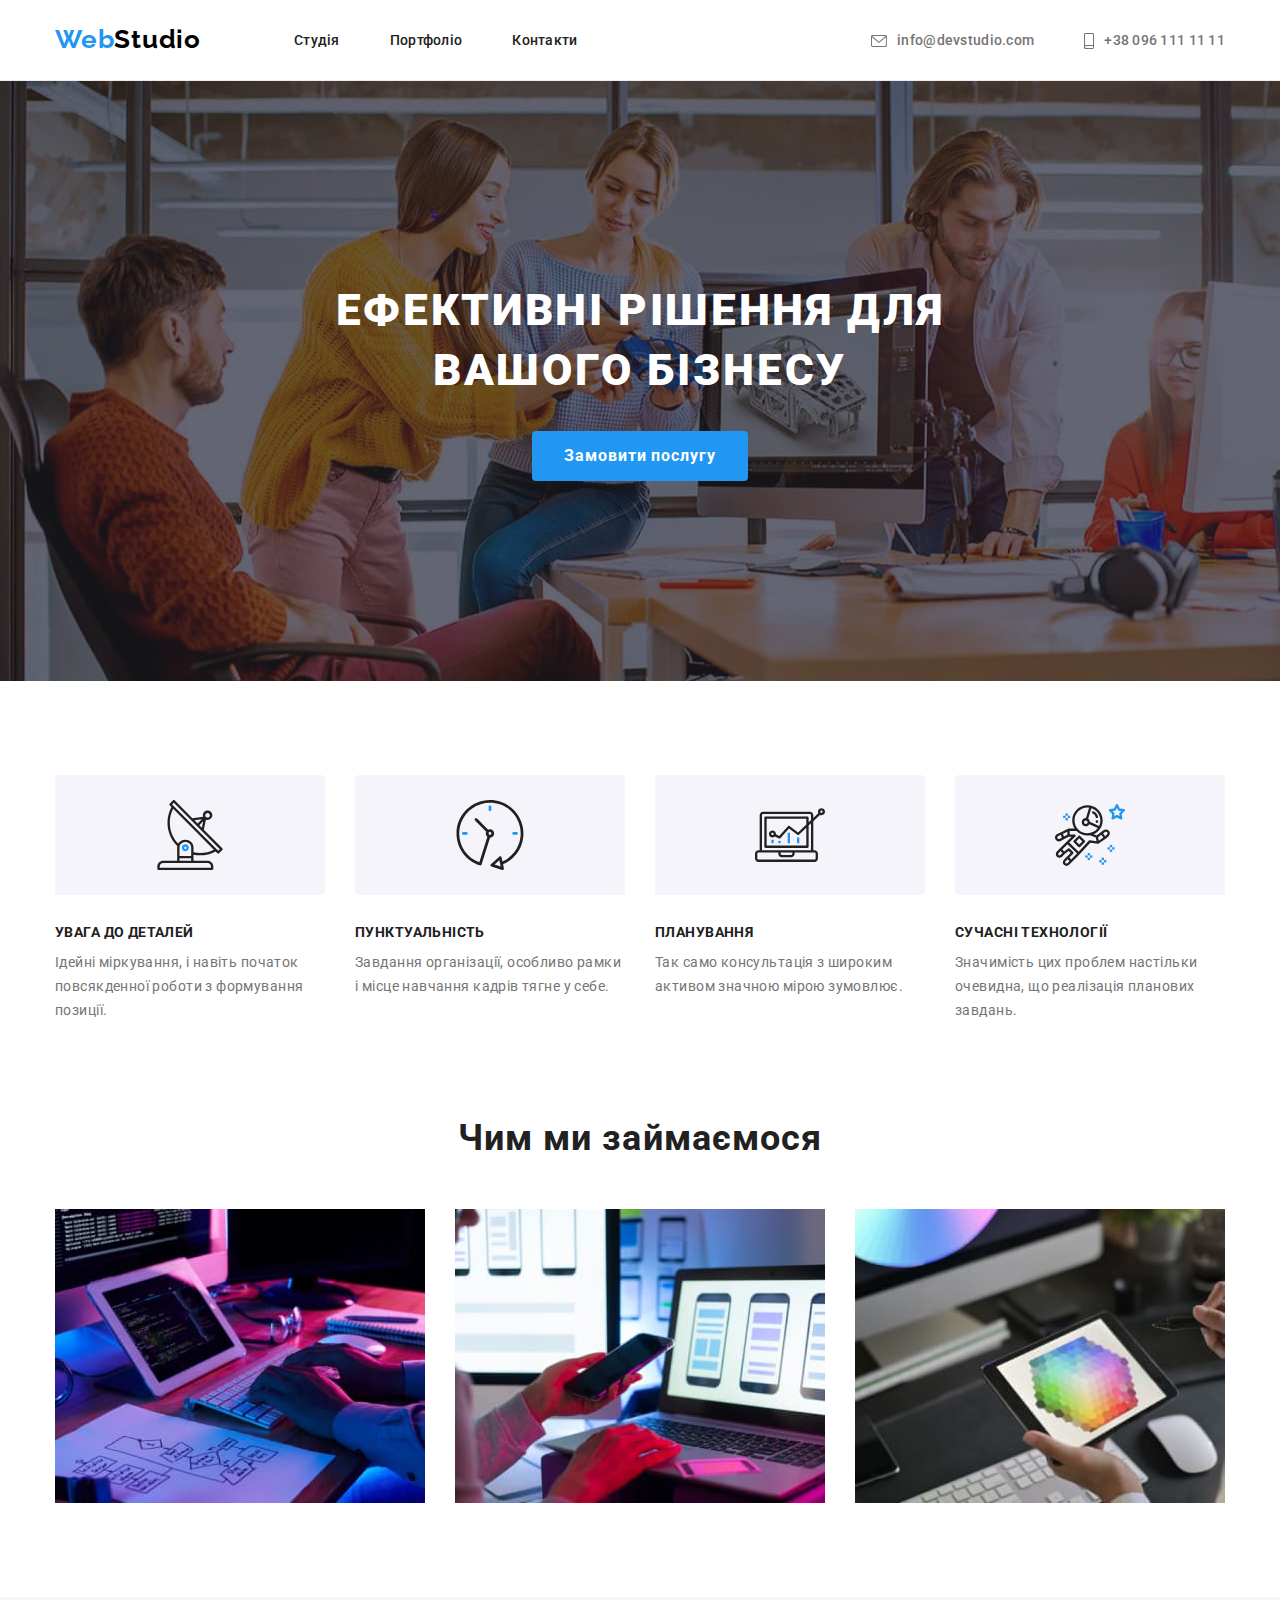
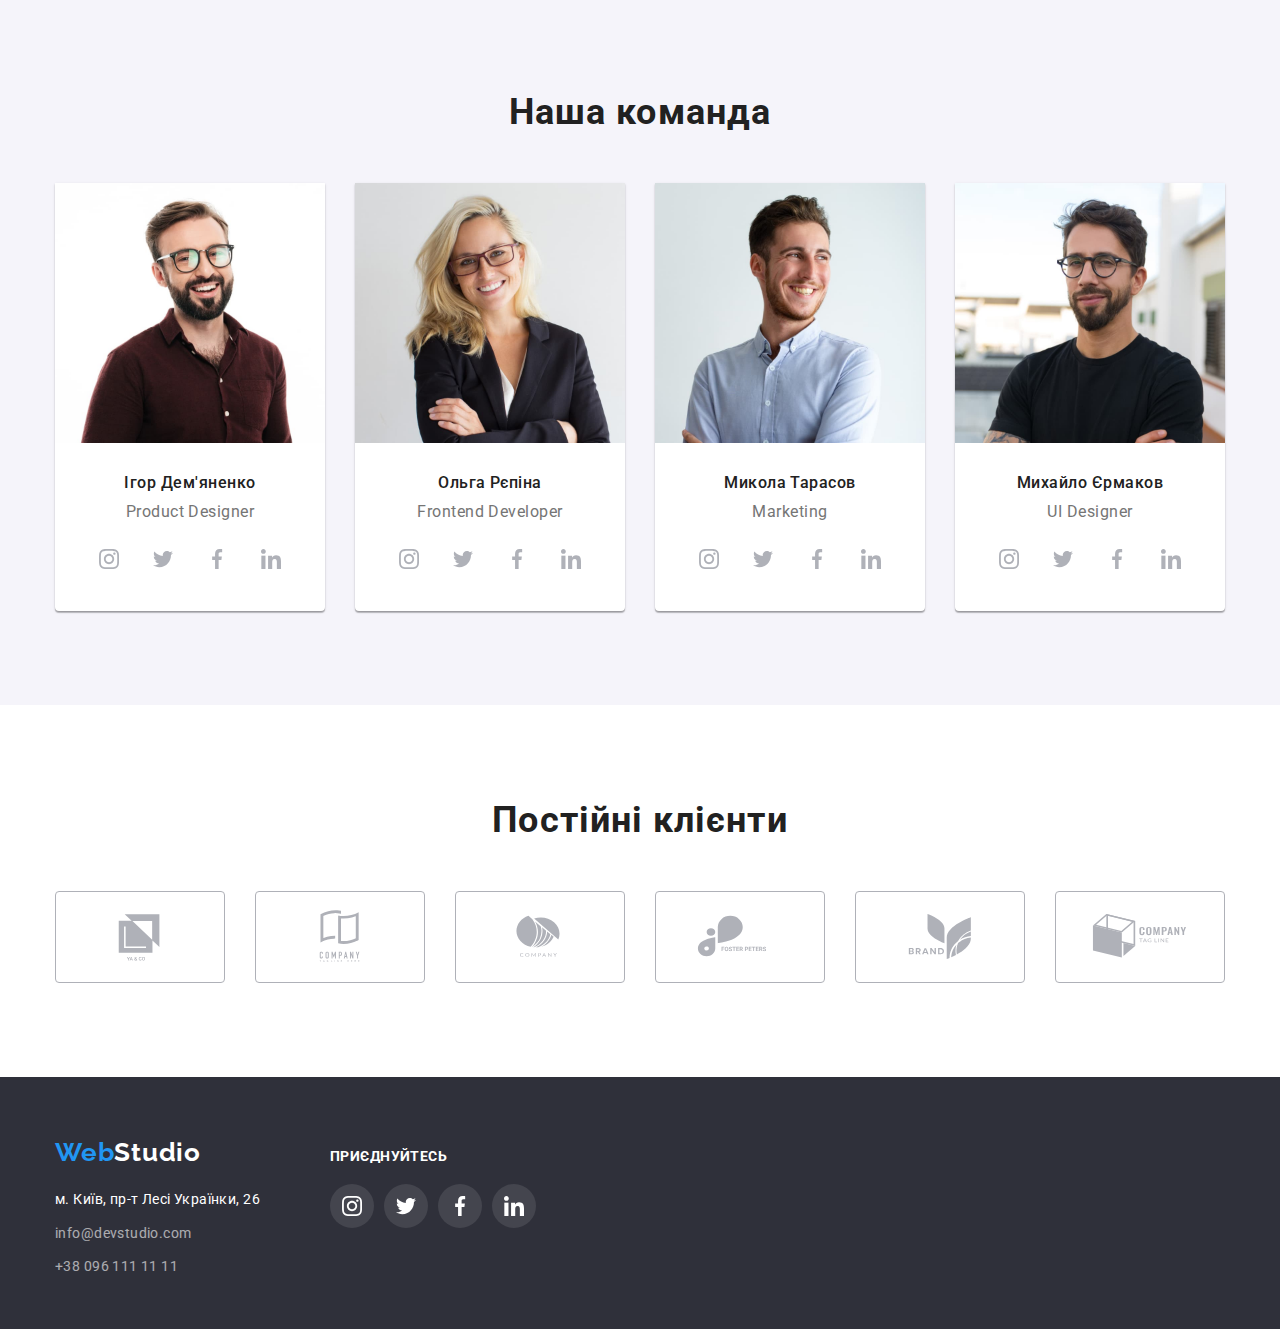
<file: index.html>
<!DOCTYPE html>
<html lang="uk">

<head>
    <meta charset="UTF-8">
    <meta http-equiv="X-UA-Compatible" content="IE=edge">
    <meta name="viewport" content="width=device-width, initial-scale=1.0">
    <title>WebStudio</title>
    <link rel="preconnect" href="https://fonts.googleapis.com">
    <link rel="preconnect" href="https://fonts.gstatic.com" crossorigin>
    <link
        href="https://fonts.googleapis.com/css2?family=Raleway:wght@700&family=Roboto:wght@400;500;700;900&display=swap"
        rel="stylesheet">
    <link rel="stylesheet" href="https://cdn.jsdelivr.net/npm/modern-normalize@1.1.0/modern-normalize.min.css">
    <link rel="stylesheet" href="./css/styles.css">
</head>

<body class="body">
    <header class="header">
        <div class="container header-nav-container">
            <nav class="header-nav">
                <a class="logo-link-header" href="/"><span class="logo-link-web">Web</span>Studio</a>
                <ul class="header-menu">
                    <li class="header-menu-item"> <a class="link-header animation" href="#">Студія</a></li>
                    <li class="header-menu-item"> <a class="link-header animation" href="./portfolio.html">Портфоліо</a>
                    </li>
                    <li class="header-menu-item"> <a class="link-header animation" href="#">Контакти</a></li>
                </ul>
            </nav>
            <ul class="header-menu-contacts">
                <li class="header-menu-contacts-item">
                    <a class="link-header-contacts animation" href="mailto:info@devstudio.com">
                        <svg aria-label="іконка листа" class="header-menu-contacts-icon" width="16px" height="12px">
                            <use href="./images/sprite.svg#icon-envelope"></use>
                        </svg>info@devstudio.com</a>
                </li>
                <li class="header-menu-contacts-item">
                    <a class="link-header-contacts animation" href="tel:+380961111111">
                        <svg aria-label="іконка телефону" class="header-menu-contacts-icon" width="10px" height="16px">
                            <use href="./images/sprite.svg#icon-smartphone"></use>
                        </svg>+38 096 111 11 11</a>
                </li>
            </ul>
        </div>
    </header>
    <main class="page-main">
        <section class="page-main-hat">
            <div class="container">
                <h1 class="page-main-hat-title">Ефективні рішення для <br> вашого бізнесу</h1>
                <button class="order-button" type="button">Замовити послугу</button>
            </div>
        </section>
        <section class="page-main-features section">
            <div class="container">
                <h2 class="visually-hidden">Наші особливості</h2>
                <ul class="page-main-features-list">
                    <li class="page-main-features-list-item">
                        <div class="page-main-features-bg-icon">
                            <svg aria-label="антена" class="page-main-features-icon" width="70px" height="70px">
                                <use href="./images/sprite.svg#icon-antenna"></use>
                            </svg>
                        </div>
                        <h3 class="page-main-features-list-item-title">УВАГА ДО ДЕТАЛЕЙ</h3>
                        <p class="page-main-features-list-item-text">Ідейні міркування, і навіть початок
                            повсякденної
                            роботи
                            з формування позиції.</p>
                    </li>
                    <li>
                        <div class="page-main-features-bg-icon">
                            <svg aria-label="годинник" class="page-main-features-icon" width="70px" height="70px">
                                <use href="./images/sprite.svg#icon-clock"></use>
                            </svg>
                        </div>
                        <h3 class="page-main-features-list-item-title">ПУНКТУАЛЬНІСТЬ</h3>
                        <p class="page-main-features-list-item-text">Завдання організації, особливо рамки і місце
                            навчання
                            кадрів тягне у себе.</p>
                    </li>
                    <li>
                        <div class="page-main-features-bg-icon">
                            <svg aria-label="діаграма" class="page-main-features-icon" width="70px" height="70px">
                                <use href="./images/sprite.svg#icon-diagram"></use>
                            </svg>
                        </div>
                        <h3 class="page-main-features-list-item-title">ПЛАНУВАННЯ</h3>
                        <p class="page-main-features-list-item-text">Так само консультація з широким активом значною
                            мірою
                            зумовлює.</p>
                    </li>
                    <li>
                        <div class="page-main-features-bg-icon">
                            <svg aria-label="астронавт" class="page-main-features-icon" width="70px" height="70px">
                                <use href="./images/sprite.svg#icon-astronaut"></use>
                            </svg>
                        </div>
                        <h3 class="page-main-features-list-item-title">СУЧАСНІ ТЕХНОЛОГІЇ</h3>
                        <p class="page-main-features-list-item-text">Значимість цих проблем настільки очевидна, що
                            реалізація планових завдань.</p>
                    </li>
                </ul>
            </div>
        </section>
        <section class="page-main-works section">
            <div class="container">
                <h2 class="page-main-works-title">Чим ми займаємося</h2>
                <ul class="page-main-works-list">
                    <li class="page-main-works-list-item"><img class="page-main-works-img"
                            src="./images/works/work1.jpg" alt="Процес написання коду" width="370"></li>
                    <li class="page-main-works-list-item"><img class="page-main-works-img"
                            src="./images/works/work2.jpg" alt="Створення макету" width="370"></li>
                    <li class="page-main-works-list-item"><img class="page-main-works-img"
                            src="./images/works/work3.jpg" alt="Палітра кольорів" width="370"></li>
                </ul>
            </div>
        </section>
        <section class="page-main-workers section">
            <div class="container">
                <h2 class="page-main-workers-title">Наша команда</h2>
                <ul class="page-main-workers-list">
                    <li class="page-main-workers-list-item">
                        <img class="page-main-workers-list-img" src="./images/workers/worker1.jpg"
                            alt="Працівник компанії, дизайнер" width="270">
                        <div class="page-main-workers-list-common">
                            <h3 class="page-main-workers-list-img-title">Ігор Дем'яненко</h3>
                            <p class="page-main-workers-list-img-text" lang="en">Product Designer</p>
                            <ul class="page-main-workers-list-icon">
                                <li>
                                    <a href="" class="page-main-workers-list-social-link">
                                        <svg aria-label="іконка інстаграму" class="page-main-social-list-icon"
                                            width="20px" height="20px">
                                            <use href="./images/sprite.svg#icon-instagram"></use>
                                        </svg>
                                    </a>
                                </li>
                                <li>
                                    <a href="" class="page-main-workers-list-social-link">
                                        <svg aria-label="іконка твіттеру" class="page-main-social-list-icon"
                                            width="20px" height="20px">
                                            <use href="./images/sprite.svg#icon-twitter"></use>
                                        </svg>
                                    </a>
                                </li>
                                <li>
                                    <a href="" class="page-main-workers-list-social-link">
                                        <svg aria-label="іконка фейсбуку" class="page-main-social-list-icon"
                                            width="20px" height="20px">
                                            <use href="./images/sprite.svg#icon-facebook"></use>
                                        </svg>
                                    </a>
                                </li>
                                <li>
                                    <a href="" class="page-main-workers-list-social-link">
                                        <svg aria-label="іконка лінкедину" class="page-main-social-list-icon"
                                            width="20px" height="20px">
                                            <use href="./images/sprite.svg#icon-linkedin"></use>
                                        </svg>
                                    </a>
                                </li>
                            </ul>
                        </div>
                    </li>
                    <li class="page-main-workers-list-item">
                        <img class="page-main-workers-list-img" src="./images/workers/worker2.jpg"
                            alt="Працівник компаніі, розробник" width="270">
                        <div class="page-main-workers-list-common">
                            <h3 class="page-main-workers-list-img-title">Ольга Рєпіна</h3>
                            <p class="page-main-workers-list-img-text" lang="en">Frontend Developer</p>
                            <ul class="page-main-workers-list-icon">
                                <li>
                                    <a href="" class="page-main-workers-list-social-link">
                                        <svg aria-label="іконка інстаграму" class="page-main-social-list-icon"
                                            width="20px" height="20px">
                                            <use href="./images/sprite.svg#icon-instagram"></use>
                                        </svg>
                                    </a>
                                </li>
                                <li>
                                    <a href="" class="page-main-workers-list-social-link">
                                        <svg aria-label="іконка твіттеру" class="page-main-social-list-icon"
                                            width="20px" height="20px">
                                            <use href="./images/sprite.svg#icon-twitter"></use>
                                        </svg>
                                    </a>
                                </li>
                                <li>
                                    <a href="" class="page-main-workers-list-social-link">
                                        <svg aria-label="іконка фейсбуку" class="page-main-social-list-icon"
                                            width="20px" height="20px">
                                            <use href="./images/sprite.svg#icon-facebook"></use>
                                        </svg>
                                    </a>
                                </li>
                                <li>
                                    <a href="" class="page-main-workers-list-social-link">
                                        <svg aria-label="іконка лінкедину" class="page-main-social-list-icon"
                                            width="20px" height="20px">
                                            <use href="./images/sprite.svg#icon-linkedin"></use>
                                        </svg>
                                    </a>
                                </li>
                            </ul>
                        </div>
                    </li>
                    <li class="page-main-workers-list-item">
                        <img class="page-main-workers-list-img" src="./images/workers/worker3.jpg"
                            alt="Працівник компанії, маркетолог" width="270">
                        <div class="page-main-workers-list-common">
                            <h3 class="page-main-workers-list-img-title">Микола Тарасов</h3>
                            <p class="page-main-workers-list-img-text" lang="en">Marketing</p>
                            <ul class="page-main-workers-list-icon">
                                <li>
                                    <a href="" class="page-main-workers-list-social-link">
                                        <svg aria-label="іконка інстаграму" class="page-main-social-list-icon"
                                            width="20px" height="20px">
                                            <use href="./images/sprite.svg#icon-instagram"></use>
                                        </svg>
                                    </a>
                                </li>
                                <li>
                                    <a href="" class="page-main-workers-list-social-link">
                                        <svg aria-label="іконка твіттеру" class="page-main-social-list-icon"
                                            width="20px" height="20px">
                                            <use href="./images/sprite.svg#icon-twitter"></use>
                                        </svg>
                                    </a>
                                </li>
                                <li>
                                    <a href="" class="page-main-workers-list-social-link">
                                        <svg aria-label="іконка фейсбуку" class="page-main-social-list-icon"
                                            width="20px" height="20px">
                                            <use href="./images/sprite.svg#icon-facebook"></use>
                                        </svg>
                                    </a>
                                </li>
                                <li>
                                    <a href="" class="page-main-workers-list-social-link">
                                        <svg aria-label="іконка лінкедину" class="page-main-social-list-icon"
                                            width="20px" height="20px">
                                            <use href="./images/sprite.svg#icon-linkedin"></use>
                                        </svg>
                                    </a>
                                </li>
                            </ul>
                        </div>
                    </li>
                    <li class="page-main-workers-list-item">
                        <img class="page-main-workers-list-img" src="./images/workers/worker4.jpg"
                            alt="Працівник компаніі, дизайнер" width="270">
                        <div class="page-main-workers-list-common">
                            <h3 class="page-main-workers-list-img-title">Михайло Єрмаков</h3>
                            <p class="page-main-workers-list-img-text" lang="en">UI Designer</p>
                            <ul class="page-main-workers-list-icon">
                                <li>
                                    <a href="" class="page-main-workers-list-social-link">
                                        <svg aria-label="іконка інстаграму" class="page-main-social-list-icon"
                                            width="20px" height="20px">
                                            <use href="./images/sprite.svg#icon-instagram"></use>
                                        </svg>
                                    </a>
                                </li>
                                <li>
                                    <a href="" class="page-main-workers-list-social-link">
                                        <svg aria-label="іконка твіттеру" class="page-main-social-list-icon"
                                            width="20px" height="20px">
                                            <use href="./images/sprite.svg#icon-twitter"></use>
                                        </svg>
                                    </a>
                                </li>
                                <li>
                                    <a href="" class="page-main-workers-list-social-link">
                                        <svg aria-label="іконка фейсбуку" class="page-main-social-list-icon"
                                            width="20px" height="20px">
                                            <use href="./images/sprite.svg#icon-facebook"></use>
                                        </svg>
                                    </a>
                                </li>
                                <li>
                                    <a href="" class="page-main-workers-list-social-link">
                                        <svg aria-label="іконка лінкедину" class="page-main-social-list-icon"
                                            width="20px" height="20px">
                                            <use href="./images/sprite.svg#icon-linkedin"></use>
                                        </svg>
                                    </a>
                                </li>
                            </ul>
                        </div>
                    </li>
                </ul>
            </div>
        </section>
        <section class="section">
            <div class="container">
                <h2 class="page-main-workers-title ">Постійні клієнти</h2>
                <ul class="page-main-clients-list">
                    <li class="page-main-clients-list-item">

                        <a class="page-main-clients-list-item-link" href="">
                            <svg aria-label="іконка компанії" class="page-main-clients-list-icon" width="106px"
                                height="60px">
                                <use href="./images/sprite.svg#icon-ya-co"></use>
                            </svg></a>

                    </li>
                    <li class="page-main-clients-list-item">

                        <a class="page-main-clients-list-item-link" href="">
                            <svg aria-label="іконка компанії" class="page-main-clients-list-icon" width="106px"
                                height="60px">
                                <use href="./images/sprite.svg#icon-company-tagline-here"></use>
                            </svg>
                        </a>

                    </li>
                    <li class="page-main-clients-list-item">

                        <a class="page-main-clients-list-item-link" href="">
                            <svg aria-label="іконка компанії" class="page-main-clients-list-icon" width="106px"
                                height="60px">
                                <use href="./images/sprite.svg#icon-company"></use>
                            </svg>
                        </a>

                    </li>
                    <li class="page-main-clients-list-item">

                        <a class="page-main-clients-list-item-link" href="">
                            <svg aria-label="іконка компанії" class="page-main-clients-list-icon" width="106px"
                                height="60px">
                                <use href="./images/sprite.svg#icon-foster-peters"></use>
                            </svg>
                        </a>

                    </li>
                    <li class="page-main-clients-list-item">

                        <a class="page-main-clients-list-item-link" href="">
                            <svg aria-label="іконка бренду" class="page-main-clients-list-icon" width="106px"
                                height="60px">
                                <use href="./images/sprite.svg#icon-brand"></use>
                            </svg>
                        </a>

                    </li>
                    <li class="page-main-clients-list-item">

                        <a class="page-main-clients-list-item-link" href="">
                            <svg aria-label="іконка компанії" class="page-main-clients-list-icon" width="106px"
                                height="60px">
                                <use href="./images/sprite.svg#icon-tag-line"></use>
                            </svg>
                        </a>

                    </li>
                </ul>
            </div>
        </section>
    </main>
    <footer class="footer">
        <div class="container">
            <div class="footer-wrapper">
                <div class="footer-social-block">
                    <a class="logo-link-footer" href="/"><span class="logo-link-web">Web</span>Studio</a>
                    <address class="footer-address">
                        <ul class="footer-address-list">
                            <li class="footer-address-list-item"><a class="footer-link-address animation"
                                    href="https://goo.gl/maps/4uYQ2Z6BmHYH9o7B6" target="_blank"
                                    rel="noopener noreferrer nofollow">м. Київ,
                                    пр-т Лесі Українки, 26</a></li>
                            <li class="footer-address-list-item"> <a class="footer-link-contacts animation"
                                    href="mailto:info@devstudio.com">info@devstudio.com</a></li>
                            <li class="footer-address-list-item"> <a class="footer-link-contacts animation"
                                    href="tel:+380961111111">+38 096
                                    111 11
                                    11</a></li>
                        </ul>
                    </address>
                </div>
                <div class="footer-block-icons">
                    <h3 class="footer-block-icons-title">приєднуйтесь</h3>
                    <ul class="footer-block-icons-list">
                        <li class="footer-block-icons-list-item">
                            <a class="footer-block-icons-list-link" href="">
                                <svg aria-label="іконка інстаграму" class="footer-icons" width="20px" height="20px">
                                    <use href="./images/sprite.svg#icon-instagram"></use>
                                </svg>
                            </a>
                        </li>
                        <li>
                            <a class="footer-block-icons-list-link" href="">
                                <svg aria-label="іконка твітеру" class="footer-icons" width="20px" height="20px">
                                    <use href="./images/sprite.svg#icon-twitter"></use>
                                </svg>
                            </a>
                        </li>
                        <li>
                            <a class="footer-block-icons-list-link" href="">
                                <svg aria-label="іконка фейсбуку" class="footer-icons" width="20px" height="20px">
                                    <use href="./images/sprite.svg#icon-facebook"></use>
                                </svg>
                            </a>
                        </li>
                        <li>
                            <a class="footer-block-icons-list-link" href="">
                                <svg aria-label="іконка лінкедину" class="footer-icons" width="20px" height="20px">
                                    <use href="./images/sprite.svg#icon-linkedin"></use>
                                </svg>
                            </a>
                        </li>
                    </ul>
                </div>
            </div>
        </div>
    </footer>
</body>
</file>
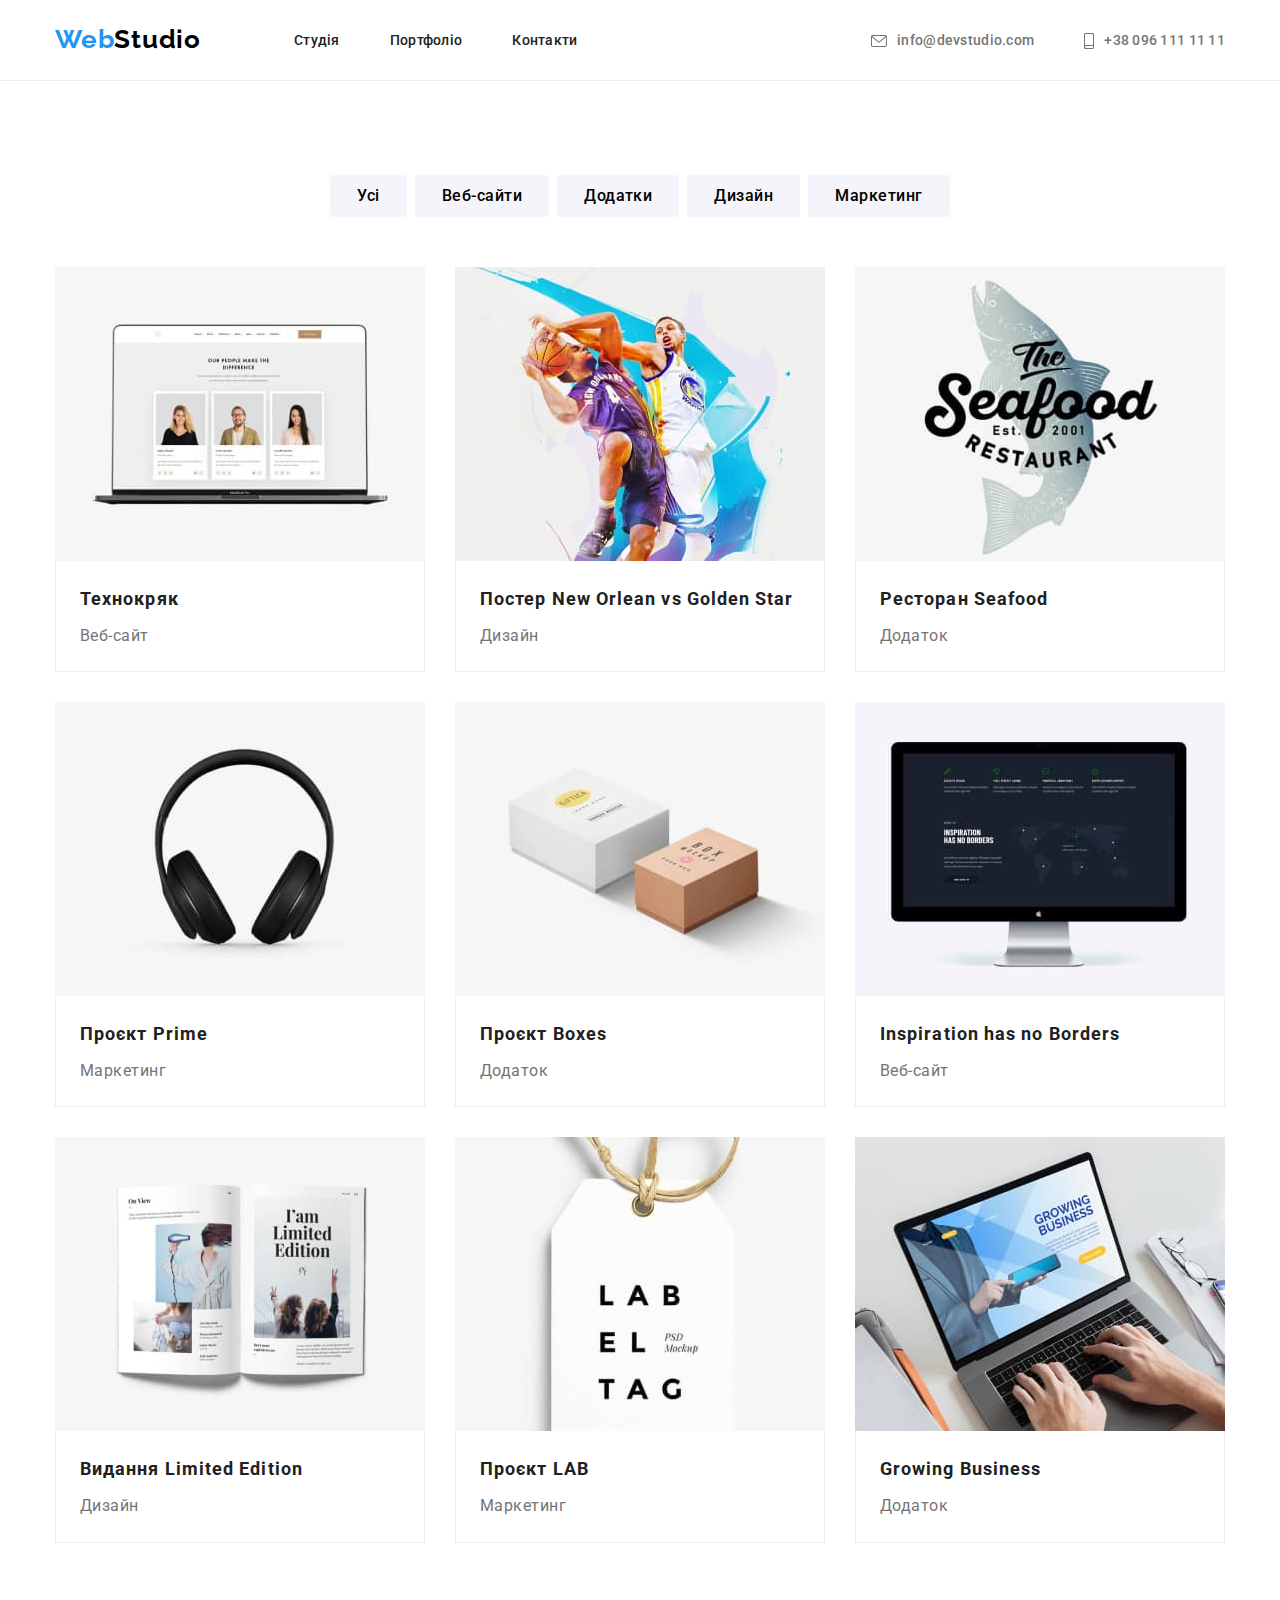
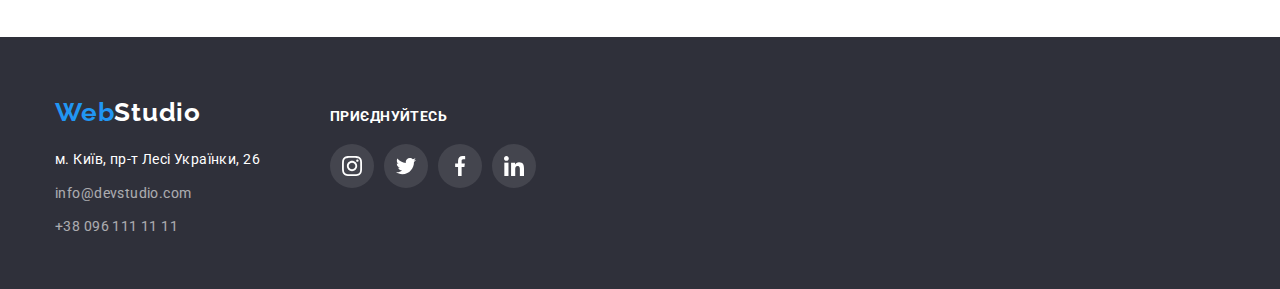
<file: portfolio.html>
<!DOCTYPE html>
<html lang="uk">

<head>
    <meta charset="UTF-8">
    <meta http-equiv="X-UA-Compatible" content="IE=edge">
    <meta name="viewport" content="width=device-width, initial-scale=1.0">
    <title>WebStudio</title>
    <link rel="preconnect" href="https://fonts.googleapis.com">
    <link rel="preconnect" href="https://fonts.gstatic.com" crossorigin>
    <link
        href="https://fonts.googleapis.com/css2?family=Raleway:wght@700&family=Roboto:wght@400;500;700;900&display=swap"
        rel="stylesheet">
    <link rel="stylesheet" href="https://cdn.jsdelivr.net/npm/modern-normalize@1.1.0/modern-normalize.min.css">
    <link rel="stylesheet" href="./css/styles.css">
</head>

<body class="body">
    <header class="header">
        <div class="container header-nav-container">
            <nav class="header-nav">
                <a class="logo-link-header" href="/"><span class="logo-link-web">Web</span>Studio</a>
                <ul class="header-menu">
                    <li class="header-menu-item"> <a class="link-header animation" href="./index.html">Студія</a></li>
                    <li class="header-menu-item"> <a class="link-header animation" href="#">Портфоліо</a>
                    </li>
                    <li class="header-menu-item"> <a class="link-header animation" href="#">Контакти</a></li>
                </ul>
            </nav>
            <ul class="header-menu-contacts">
                <li class="header-menu-contacts-item">
                    <a class="link-header-contacts animation" href="mailto:info@devstudio.com">
                        <svg aria-label="іконка листа" class="header-menu-contacts-icon" width="16px" height="12px">
                            <use href="./images/sprite.svg#icon-envelope"></use>
                        </svg>info@devstudio.com</a>
                </li>
                <li class="header-menu-contacts-item">
                    <a class="link-header-contacts animation" href="tel:+380961111111">
                        <svg aria-label="іконка телефону" class="header-menu-contacts-icon" width="10px" height="16px">
                            <use href="./images/sprite.svg#icon-smartphone"></use>
                        </svg>+38 096 111 11 11</a>
                </li>
            </ul>
        </div>
    </header>
    <main class="portfolio-main">
        <section class="portfolio-main-section section">
            <div class="container">
                <h1 class="visually-hidden">Проекти</h1>
                <ul class="portfolio-main-buttons-list">
                    <li class="portfolio-main-buttons-list-item"><button class="portfolio-button"
                            type="button">Усі</button>
                    </li>
                    <li class="portfolio-main-buttons-list-item"><button class="portfolio-button"
                            type="button">Веб-сайти</button></li>
                    <li class="portfolio-main-buttons-list-item"><button class="portfolio-button"
                            type="button">Додатки</button>
                    </li>
                    <li class="portfolio-main-buttons-list-item"><button class="portfolio-button"
                            type="button">Дизайн</button>
                    </li>
                    <li class="portfolio-main-buttons-list-item"><button class="portfolio-button"
                            type="button">Маркетинг</button></li>
                </ul>
                <ul class="portfolio-main-list">
                    <li class="portfolio-main-list-item">
                        <a class="portfolio-main-list-link" href="">
                            <img class="portfolio-main-list-item-img" src="./images/portfolio/portfolio1.jpg"
                                alt="Веб-сайт, приклад" width="370">
                            <div class="portfolio-main-list-common">
                                <h2 class="portfolio-main-list-item-title">Технокряк</h2>
                                <p class="portfolio-main-list-item-text">Веб-сайт</p>
                            </div>
                        </a>
                    </li>
                    <li class="portfolio-main-list-item">
                        <a class="portfolio-main-list-link" href="">
                            <img class="portfolio-main-list-item-img" src="./images/portfolio/portfolio2.jpg"
                                alt="Дизайн постеру для баскетболу" width="370">
                            <div class="portfolio-main-list-common">
                                <h2 class="portfolio-main-list-item-title">Постер New Orlean vs Golden Star</h2>
                                <p class="portfolio-main-list-item-text">Дизайн</p>
                            </div>
                        </a>
                    </li>
                    <li class="portfolio-main-list-item">
                        <a class="portfolio-main-list-link" href="">
                            <img class="portfolio-main-list-item-img" src="./images/portfolio/portfolio3.jpg"
                                alt="Додаток для ресторану морепродуктів" width="370">
                            <div class="portfolio-main-list-common">
                                <h2 class="portfolio-main-list-item-title">Ресторан Seafood</h2>
                                <p class="portfolio-main-list-item-text">Додаток</p>
                            </div>
                        </a>
                    </li>
                    <li class="portfolio-main-list-item">
                        <a class="portfolio-main-list-link" href="">
                            <img class="portfolio-main-list-item-img" src="./images/portfolio/portfolio4.jpg"
                                alt="Маркетинговий проект навушників" width="370">
                            <div class="portfolio-main-list-common">
                                <h2 class="portfolio-main-list-item-title">Проєкт Prime</h2>
                                <p class="portfolio-main-list-item-text">Маркетинг</p>
                            </div>
                        </a>
                    </li>
                    <li class="portfolio-main-list-item">
                        <a class="portfolio-main-list-link" href="">
                            <img class="portfolio-main-list-item-img" src="./images/portfolio/portfolio5.jpg"
                                alt="Додаток для коробок" width="370">
                            <div class="portfolio-main-list-common">
                                <h2 class="portfolio-main-list-item-title">Проєкт Boxes</h2>
                                <p class="portfolio-main-list-item-text">Додаток</p>
                            </div>
                        </a>
                    </li>
                    <li class="portfolio-main-list-item">
                        <a class="portfolio-main-list-link" href="">
                            <img class="portfolio-main-list-item-img" src="./images/portfolio/portfolio6.jpg"
                                alt="Веб-сайт, приклад" width="370">
                            <div class="portfolio-main-list-common">
                                <h2 class="portfolio-main-list-item-title">Inspiration has no Borders</h2>
                                <p class="portfolio-main-list-item-text">Веб-сайт</p>
                            </div>
                        </a>
                    </li>
                    <li class="portfolio-main-list-item">
                        <a class="portfolio-main-list-link" href="">
                            <img class="portfolio-main-list-item-img" src="./images/portfolio/portfolio7.jpg"
                                alt="Дизайн журналу" width="370">
                            <div class="portfolio-main-list-common">
                                <h2 class="portfolio-main-list-item-title">Видання Limited Edition</h2>
                                <p class="portfolio-main-list-item-text">Дизайн</p>
                            </div>
                        </a>
                    </li>
                    <li class="portfolio-main-list-item">
                        <a class="portfolio-main-list-link" href="">
                            <img class="portfolio-main-list-item-img" src="./images/portfolio/portfolio8.jpg"
                                alt="Маркетинговий проект" width="370">
                            <div class="portfolio-main-list-common">
                                <h2 class="portfolio-main-list-item-title">Проєкт LAB</h2>
                                <p class="portfolio-main-list-item-text">Маркетинг</p>
                            </div>
                        </a>
                    </li>
                    <li class="portfolio-main-list-item">
                        <a class="portfolio-main-list-link" href="">
                            <img class="portfolio-main-list-item-img" src="./images/portfolio/portfolio9.jpg"
                                alt="Додаток для бізнесу" width="370">
                            <div class="portfolio-main-list-common">
                                <h2 class="portfolio-main-list-item-title">Growing Business</h2>
                                <p class="portfolio-main-list-item-text">Додаток</p>
                            </div>
                        </a>
                    </li>
                </ul>
            </div>
        </section>
    </main>
    <footer class="footer">
        <div class="container">
            <div class="footer-wrapper">
                <div class="footer-social-block">
                    <a class="logo-link-footer" href="/"><span class="logo-link-web">Web</span>Studio</a>
                    <address class="footer-address">
                        <ul class="footer-address-list">
                            <li class="footer-address-list-item"><a class="footer-link-address animation"
                                    href="https://goo.gl/maps/4uYQ2Z6BmHYH9o7B6" target="_blank"
                                    rel="noopener noreferrer nofollow">м. Київ,
                                    пр-т Лесі Українки, 26</a></li>
                            <li class="footer-address-list-item"> <a class="footer-link-contacts animation"
                                    href="mailto:info@devstudio.com">info@devstudio.com</a></li>
                            <li class="footer-address-list-item"> <a class="footer-link-contacts animation"
                                    href="tel:+380961111111">+38 096
                                    111 11
                                    11</a></li>
                        </ul>
                    </address>
                </div>
                <div class="footer-block-icons">
                    <h3 class="footer-block-icons-title">приєднуйтесь</h3>
                    <ul class="footer-block-icons-list">
                        <li class="footer-block-icons-list-item">
                            <a class="footer-block-icons-list-link" href="">
                                <svg aria-label="іконка інстаграму" class="footer-icons" width="20px" height="20px">
                                    <use href="./images/sprite.svg#icon-instagram"></use>
                                </svg>
                            </a>
                        </li>
                        <li>
                            <a class="footer-block-icons-list-link" href="">
                                <svg aria-label="іконка твітеру" class="footer-icons" width="20px" height="20px">
                                    <use href="./images/sprite.svg#icon-twitter"></use>
                                </svg>
                            </a>
                        </li>
                        <li>
                            <a class="footer-block-icons-list-link" href="">
                                <svg aria-label="іконка фейсбуку" class="footer-icons" width="20px" height="20px">
                                    <use href="./images/sprite.svg#icon-facebook"></use>
                                </svg>
                            </a>
                        </li>
                        <li>
                            <a class="footer-block-icons-list-link" href="">
                                <svg aria-label="іконка лінкедину" class="footer-icons" width="20px" height="20px">
                                    <use href="./images/sprite.svg#icon-linkedin"></use>
                                </svg>
                            </a>
                        </li>
                    </ul>
                </div>
            </div>
        </div>
    </footer>
</body>

</html>
</file>
<file: css/styles.css>
h1,
h2,
h3,
h4,
p {
  margin-top: 0;
  margin-bottom: 0;
}

ul {
  margin-top: 0;
  margin-bottom: 0;
  padding-left: 0;
}

button {
  cursor: pointer;
}

img {
  display: block;
}

li {
  list-style-type: none;
}

a {
  text-decoration: none;
  color: #212121;
}

.body {
  font-family: "Roboto", "Helvetica Neue", "Verdana", sans-serif;
  color: #212121;
}

.container {
  max-width: 1200px;
  margin-left: auto;
  margin-right: auto;
  padding-left: 15px;
  padding-right: 15px;
}

.section {
  padding-top: 94px;
  padding-bottom: 94px;
}

.visually-hidden {
  position: absolute;
  white-space: nowrap;
  width: 1px;
  height: 1px;
  overflow: hidden;
  border: 0;
  padding: 0;
  clip: rect(0 0 0 0);
  clip-path: inset(50%);
  margin: -1px;
}

/* header */
.header {
  border-bottom: 1px solid #ececec;
}

.header-nav-container {
  display: flex;
  align-items: center;
}

.header-nav {
  display: flex;
  align-items: center;
}

.logo-link-header {
  margin-right: 93px;
  padding-top: 24px;
  padding-bottom: 25px;

  font-family: "Raleway", sans-serif;
  font-weight: 700;
  font-size: 26px;
  line-height: 1.2;
  letter-spacing: 0.03em;
  color: #000000;
}

.logo-link-web {
  color: #2196f3;
}

.header-menu {
  display: flex;
}

.header-menu-item {
}

.header-menu-item:not(:last-child) {
  margin-right: 50px;
}

.link-header {
  padding-top: 32px;
  padding-bottom: 32px;

  font-weight: 500;
  font-size: 14px;
  line-height: 1.14;
  letter-spacing: 0.02em;
}

.header-menu-contacts {
  display: flex;
  margin-left: auto;
}

.header-menu-contacts-item:not(:last-child) {
  margin-right: 50px;
}

.link-header-contacts {
  padding-top: 32px;
  padding-bottom: 32px;

  font-weight: 500;
  font-size: 14px;
  line-height: 1.14;
  letter-spacing: 0.02em;
  color: #757575;
}

.link-header-contacts:hover .header-menu-contacts-icon,
.link-header-contacts:focus .header-menu-contacts-icon {
  color: #2196f3;
  fill: #2196f3;
}

.header-menu-contacts-icon {
  fill: #757575;

  margin-right: 10px;
  vertical-align: middle;
}

.animation:hover,
.animation:focus {
  color: #2196f3;
}

/* page main */
.page-main {
}

/* page main hat */

.page-main-hat {
  max-width: 1600px;
  padding-top: 200px;
  padding-bottom: 200px;
  margin: 0 auto;

  background-color: #c4c4c4;
  background-image: linear-gradient(
      rgba(47, 48, 58, 0.4),
      rgba(47, 48, 58, 0.4)
    ),
    url("../images/hero/img-hero.jpg");
  background-size: cover;
}

.page-main-hat-title {
  display: block;
  align-items: center;
  text-align: center;
  margin-bottom: 30px;
  font-weight: 900;
  font-size: 44px;
  line-height: 1.36;
  text-align: center;
  letter-spacing: 0.06em;
  text-transform: uppercase;
  color: #ffffff;
}

.order-button {
  display: block;
  margin: auto;
  padding: 10px 32px 10px 32px;

  font-family: "Roboto", sans-serif;
  font-weight: 700;
  font-size: 16px;
  line-height: 1.87;
  align-items: center;
  text-align: center;
  letter-spacing: 0.06em;
  background-color: #2196f3;
  color: #ffffff;
  border: 0;
  border-radius: 4px;
}

.order-button:hover,
.order-button:focus {
  background-color: #188ce8;
}

/* page main features */

.page-main-features {
}

.page-main-features-title {
}

.page-main-features-list {
  display: flex;
  flex-wrap: wrap;
  gap: 30px;
}

.page-main-features-list-item {
  flex-basis: calc((100% - 90px) / 4);
}

.page-main-features-bg-icon {
  display: flex;
  align-items: center;
  justify-content: center;

  background-color: #f5f4fa;
  height: 120px;
  border-radius: 4px;
}

.page-main-features-icon {
}

.page-main-features-list-item-title {
  font-weight: 700;
  font-size: 14px;
  line-height: 1.14;
  letter-spacing: 0.03em;
  text-transform: uppercase;

  padding-top: 30px;
}

.page-main-features-list-item-text {
  margin-top: 10px;
  max-width: 270px;

  font-size: 14px;
  line-height: 1.71;
  letter-spacing: 0.03em;
  color: #757575;
}

/* page main works */

.page-main-works {
  padding-top: 0;
}

.page-main-works-title {
  margin-bottom: 50px;

  font-weight: 700;
  font-size: 36px;
  line-height: 1.17;
  text-align: center;
  letter-spacing: 0.03em;
}

.page-main-works-list {
  display: flex;
  gap: 30px;
  flex-wrap: wrap;
}

.page-main-works-list-item {
  flex-basis: calc((100% - 60px) / 3);
}

.page-main-works-img {
}

/* page main workers */

.page-main-workers {
  background-color: #f5f4fa;
}

.page-main-workers-title {
  margin-bottom: 50px;

  font-weight: 700;
  font-size: 36px;
  line-height: 1.17;
  text-align: center;
  letter-spacing: 0.03em;
}

.page-main-workers-list {
  display: flex;
  flex-wrap: wrap;
  gap: 30px;
}

.page-main-workers-list-item {
  flex-basis: calc((100% - 90px) / 4);

  box-shadow: 0px 1px 3px rgba(0, 0, 0, 0.12), 0px 1px 1px rgba(0, 0, 0, 0.14),
    0px 2px 1px rgba(0, 0, 0, 0.2);
  border-radius: 0px 0px 4px 4px;

  background-color: #fff;
}

.page-main-workers-list-img {
}

.page-main-workers-list-common {
  padding-top: 30px;
  padding-bottom: 30px;
}

.page-main-workers-list-img-title {
  margin-bottom: 10px;

  font-weight: 500;
  font-size: 16px;
  line-height: 1.19;
  text-align: center;
  letter-spacing: 0.03em;
}

.page-main-workers-list-img-text {
  margin-bottom: 16px;

  font-size: 16px;
  line-height: 1.19;
  text-align: center;
  letter-spacing: 0.03em;
  color: #757575;
}

.page-main-workers-list-icon {
  display: flex;
  column-gap: 10px;
  text-align: center;
  justify-content: center;
}

.page-main-workers-list-social-link {
  display: flex;
  align-items: center;
  justify-content: center;
  height: 44px;
  width: 44px;
  border-radius: 50%;
  background-color: #fff;
}

.page-main-workers-list-social-link:hover,
.page-main-workers-list-social-link:focus {
  background-color: #2196f3;
}

.page-main-social-list-icon {
  fill: #afb1b8;
}

.page-main-workers-list-social-link:hover .page-main-social-list-icon,
.page-main-workers-list-social-link:focus .page-main-social-list-icon {
  fill: #ffffff;
}

/* clients */

.page-main-clients {
}

.page-main-clients-title {
  font-weight: 700;
  font-size: 36px;
  line-height: 42px;
  text-align: center;
  letter-spacing: 0.03em;

  padding-top: 94px;
  margin-bottom: 50px;
}

.page-main-clients-list {
  display: flex;
  flex-wrap: wrap;
  gap: 30px;
}

.page-main-clients-list-item {
  flex-basis: calc((100% - 150px) / 6);
}

.page-main-clients-list-item-link {
  display: flex;
  align-items: center;
  justify-content: center;
  height: 92px;
  border: 1px solid #afb1b8;
  border-radius: 4px;
}

.page-main-clients-list-item-link:hover .page-main-clients-list-icon,
.page-main-clients-list-item-link:focus .page-main-clients-list-icon {
  fill: #2196f3;
}
.page-main-clients-list-item-link:hover,
.page-main-clients-list-item-link:focus {
  border: 1px solid #2196f3;
}

.page-main-clients-list-icon {
  fill: #afb1b8;
}

/* footer */

.footer {
  width: auto;
  height: 252px;
  padding-top: 60px;
  padding-bottom: 60px;
  background-color: #2f303a;
}

.footer-wrapper {
  display: flex;
  flex-wrap: wrap;
  gap: 70px;
  align-items: baseline;
}

.footer-social-block {
}

.logo-link-footer {
  font-family: "Raleway", sans-serif;
  font-weight: 700;
  font-size: 26px;
  line-height: 1.2;
  letter-spacing: 0.03em;
  color: #ffffff;
}

.footer-address {
  margin-top: 20px;

  font-style: normal;
}

.footer-address-list {
}

.footer-address-list-item:not(:last-child) {
  margin-bottom: 9px;
}

.footer-link-address {
  font-weight: 400;
  font-size: 14px;
  line-height: 1.71;
  letter-spacing: 0.03em;
  color: #ffffff;
}

.footer-link-contacts {
  font-weight: 400;
  font-size: 14px;
  line-height: 24px;
  letter-spacing: 0.03em;
  color: #ffffff;
  opacity: 0.6;
}

.footer-block-icons {
}

.footer-block-icons-title {
  margin-bottom: 20px;

  text-transform: uppercase;
  font-weight: 700;
  font-size: 14px;
  line-height: 16px;
  letter-spacing: 0.03em;
  color: #ffffff;
}

.footer-block-icons-list {
  display: flex;
  flex-wrap: wrap;
  gap: 10px;
}

.footer-block-icons-list-item {
  flex-basis: calc((100% - 30px) / 4);
}

.footer-block-icons-list-link:hover,
.footer-block-icons-list-link:focus {
  background-color: #2196f3;
}

.footer-block-icons-list-link {
  display: flex;
  align-items: center;
  justify-content: center;
  height: 44px;
  width: 44px;
  border-radius: 50%;
  background: rgba(255, 255, 255, 0.1);
}

.footer-icons {
  fill: #ffffff;
}

/*  */
/*  */
/* portfolio main */

.portfolio-main {
}

.portfolio-main-section {
}

.portfolio-main-buttons-list {
  display: flex;
  justify-content: center;
  gap: 8px;
  margin-bottom: 50px;
}

.portfolio-main-buttons-list-item {
}

.portfolio-button {
  font-family: "Roboto", sans-serif;
  font-weight: 500;
  font-size: 16px;
  line-height: 1.63;
  text-align: center;
  letter-spacing: 0.03em;
  background-color: #f5f4fa;
  border-radius: 4px;
  border-color: transparent;
  padding: 6px 25px 6px 25px;
}

.portfolio-button:hover,
.portfolio-button:focus {
  background-color: #2196f3;
  color: #ffffff;
  box-shadow: 0px 3px 1px rgba(0, 0, 0, 0.1), 0px 1px 2px rgba(0, 0, 0, 0.08),
    0px 2px 2px rgba(0, 0, 0, 0.12);
}

.portfolio-main-list {
  display: flex;
  flex-wrap: wrap;
  gap: 30px;
}

.portfolio-main-list-item {
  flex-basis: calc((100% - 60px) / 3);
}

.portfolio-main-list-link {
  display: block;
}

.portfolio-main-list-link:hover,
.portfolio-main-list-link:focus {
  box-shadow: 0px 1px 1px rgba(0, 0, 0, 0.12), 0px 4px 4px rgba(0, 0, 0, 0.06),
    1px 4px 6px rgba(0, 0, 0, 0.16);
}

.portfolio-main-list-item-img {
}

.portfolio-main-list-common {
  padding: 20px 24px 20px 24px;
  border-right: 1px solid #eeeeee;
  border-bottom: 1px solid #eeeeee;
  border-left: 1px solid #eeeeee;
}

.portfolio-main-list-item-title {
  margin-bottom: 4px;

  font-weight: 700;
  font-size: 18px;
  line-height: 2;
  letter-spacing: 0.06em;
}

.portfolio-main-list-item-text {
  font-size: 16px;
  line-height: 1.88;
  letter-spacing: 0.03em;
  color: #757575;
}
</file>
